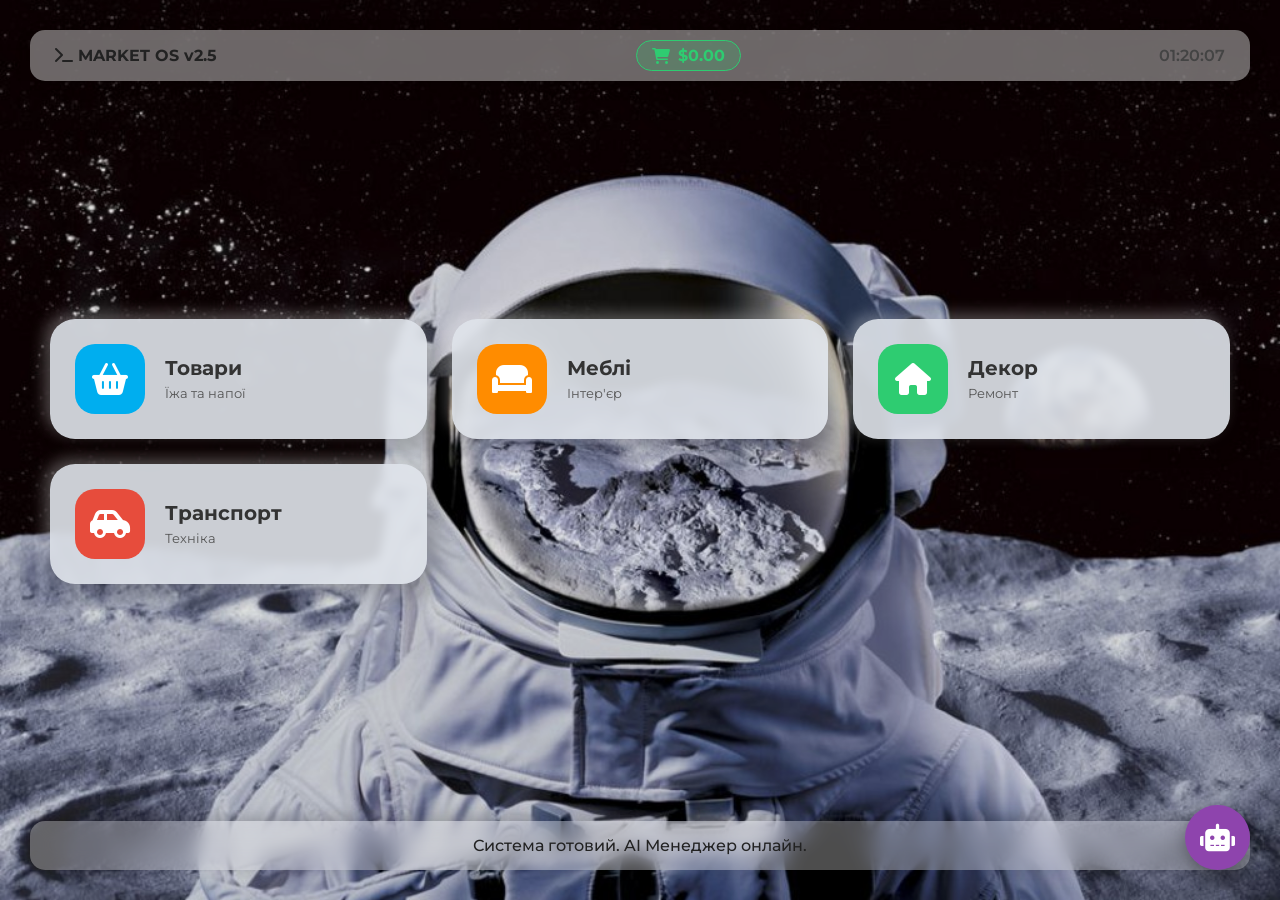
<file: index.html>
<!DOCTYPE html>
<html lang="uk">
<head>
    <meta charset="UTF-8">
    <meta name="viewport" content="width=device-width, initial-scale=1.0">
    <title>MARKET OS | Головна</title>
    <link rel="stylesheet" href="https://cdnjs.cloudflare.com/ajax/libs/font-awesome/6.0.0/css/all.min.css">
    <link rel="stylesheet" href="https://fonts.googleapis.com/css2?family=Montserrat:wght@400;600;700&display=swap">
    <link rel="stylesheet" href="style.css">

    <style>
        :root { --ai-purple: #8e44ad; --ai-purple-hover: #9b59b6; }
        body, html { margin: 0; padding: 0; width: 100%; height: 100%; overflow: hidden; font-family: 'Montserrat', sans-serif; }
        .desktop-container { display: flex; flex-direction: column; height: 100vh; padding: 30px; box-sizing: border-box; justify-content: space-between; position: relative; z-index: 2; }
        
        /* Сітка кнопок */
        .app-grid { display: grid; grid-template-columns: repeat(auto-fit, minmax(280px, 1fr)); gap: 25px; width: 100%; max-width: 1400px; margin: 0 auto; align-content: center; }

        /* AI Кнопка */
        .ai-circle-btn { position: fixed; bottom: 30px; right: 30px; width: 65px; height: 65px; background: var(--ai-purple); border-radius: 50%; display: flex; align-items: center; justify-content: center; color: white; font-size: 28px; cursor: pointer; box-shadow: 0 8px 20px rgba(0,0,0,0.4); z-index: 1001; transition: 0.3s; border: none; }
        .ai-circle-btn:hover { transform: scale(1.1); background: var(--ai-purple-hover); }

        /* Вікно AI */
        .ai-chat-window { position: fixed; bottom: 110px; right: 30px; width: 360px; height: 500px; background: white; border-radius: 20px; box-shadow: 0 15px 40px rgba(0,0,0,0.6); display: flex; flex-direction: column; overflow: hidden; z-index: 1000; transition: 0.3s; border: 1px solid #ddd; }
        .ai-header { background: var(--ai-purple); color: white; padding: 18px; font-weight: 700; display: flex; justify-content: space-between; align-items: center; }
        #ai-messages { flex-grow: 1; padding: 20px; overflow-y: auto; color: #2c3e50; font-size: 14px; background: #fdfdfd; display: flex; flex-direction: column; gap: 10px; }
        
        .ai-input-area { display: flex; padding: 15px; border-top: 1px solid #eee; background: white; }
        #ai-input { flex-grow: 1; border: 1px solid #eee; padding: 10px; border-radius: 8px; outline: none; }
        #ai-send { background: var(--ai-purple); color: white; border: none; padding: 10px 15px; border-radius: 8px; cursor: pointer; margin-left: 10px; font-weight: bold; }

        .hidden { display: none !important; }
        .bot-msg { background: #f0f0f0; padding: 10px; border-radius: 10px; align-self: flex-start; max-width: 80%; color: #333; }
        .user-msg { background: var(--ai-purple); color: white; padding: 10px; border-radius: 10px; align-self: flex-end; max-width: 80%; }
    </style>
</head>
<body>

    <div class="desktop-background"></div>

    <div class="desktop-container">
        <header class="top-bar">
            <div class="os-logo"><i class="fas fa-terminal"></i> MARKET OS v2.5</div>
            <a href="cart.html" class="cart-widget">
                <i class="fas fa-shopping-cart"></i>
                <span id="main-cart-total">$0.00</span>
            </a>
            <div class="os-time" id="clock">00:00:00</div>
        </header>

        <main class="app-grid">
            <a href="products.html" class="app-btn">
                <div class="app-icon main-blue"><i class="fas fa-shopping-basket"></i></div>
                <div class="app-info"><div class="app-name">Товари</div><div class="app-desc">Їжа та напої</div></div>
            </a>
            <a href="furniture.html" class="app-btn">
                <div class="app-icon main-orange"><i class="fas fa-couch"></i></div>
                <div class="app-info"><div class="app-name">Меблі</div><div class="app-desc">Інтер'єр</div></div>
            </a>
            <a href="decor.html" class="app-btn">
                <div class="app-icon main-green"><i class="fas fa-home"></i></div>
                <div class="app-info"><div class="app-name">Декор</div><div class="app-desc">Ремонт</div></div>
            </a>
            <a href="transport.html" class="app-btn">
                <div class="app-icon main-red"><i class="fas fa-car-side"></i></div>
                <div class="app-info"><div class="app-name">Транспорт</div><div class="app-desc">Техніка</div></div>
            </a>
        </main>

        <footer class="taskbar">Система готовий. AI Менеджер онлайн.</footer>
    </div>

    <button id="ai-toggle" class="ai-circle-btn"><i class="fas fa-robot"></i></button>

    <div id="ai-window" class="ai-chat-window hidden">
        <div class="ai-header">
            <span><i class="fas fa-magic"></i> AI Менеджер</span>
            <i class="fas fa-times" id="close-ai" style="cursor: pointer;"></i>
        </div>
        <div id="ai-messages">
            <div class="bot-msg">Привіт! Я твій AI-менеджер Market OS. Чим можу допомогти?</div>
        </div>
        <div class="ai-input-area">
            <input type="text" id="ai-input" placeholder="Запитайте...">
            <button id="ai-send" onclick="sendMessage()">Дія</button>
        </div>
    </div>

    <script src="ai.js"></script>

    <script>
        // Годинник
        setInterval(() => { document.getElementById('clock').innerText = new Date().toLocaleTimeString('uk-UA'); }, 1000);

        // Кошик
        function refreshCart() {
            const cart = JSON.parse(localStorage.getItem('marketCart')) || [];
            const total = cart.reduce((s, i) => s + parseFloat(i.price || 0), 0);
            document.getElementById('main-cart-total').innerText = `$${total.toFixed(2)}`;
        }
        refreshCart();

        // Логіка відкриття вікна
        const btn = document.getElementById('ai-toggle');
        const win = document.getElementById('ai-window');
        const close = document.getElementById('close-ai');

        btn.onclick = () => win.classList.toggle('hidden');
        close.onclick = (e) => { e.stopPropagation(); win.classList.add('hidden'); };
    </script>
</body>
</html>
</file>
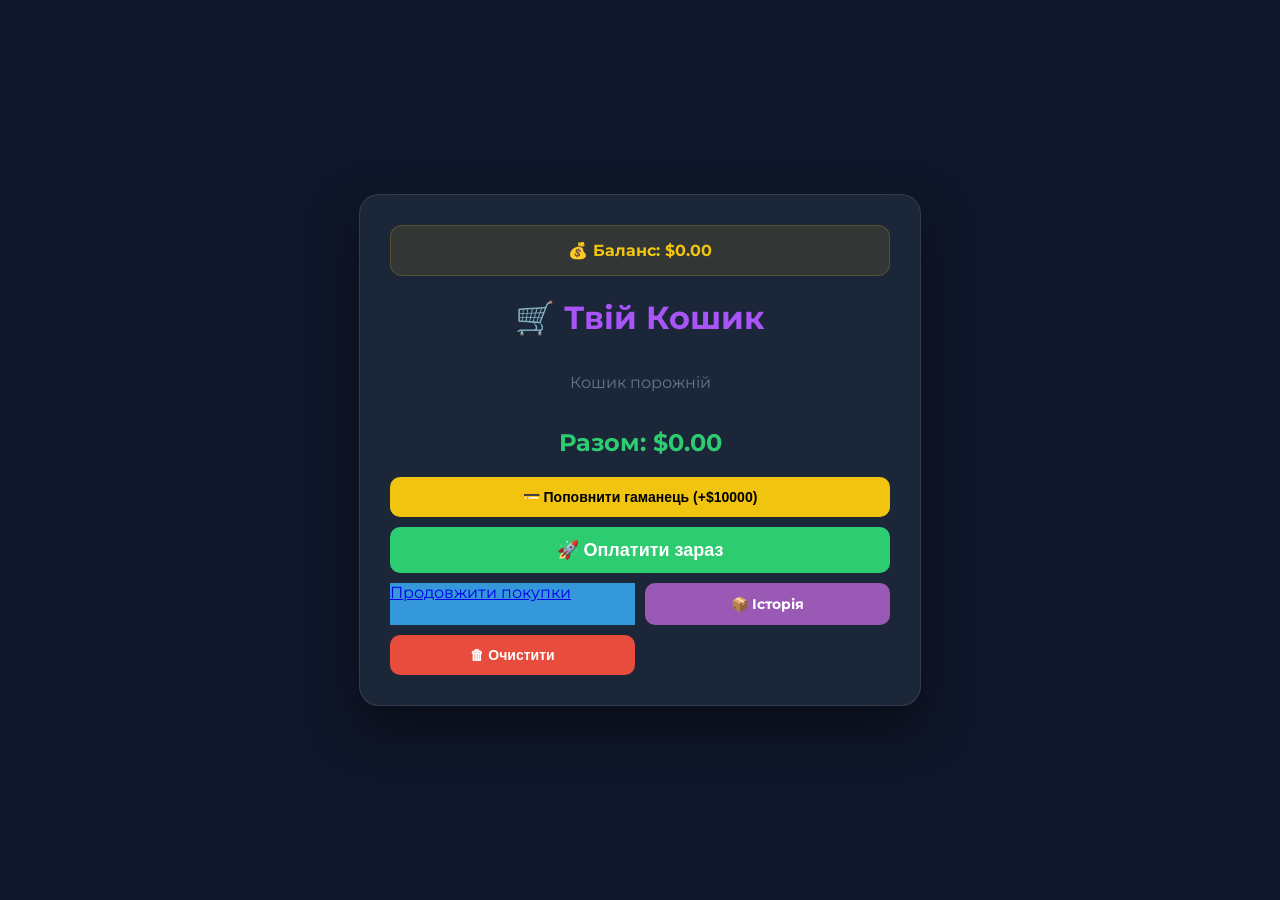
<file: cart.html>
<!DOCTYPE html>
<html lang="uk">
<head>
    <meta charset="UTF-8">
    <title>Market OS | Кошик</title>
    <link rel="stylesheet" href="https://cdnjs.cloudflare.com/ajax/libs/font-awesome/6.0.0/css/all.min.css">
    <style>
        @import url('https://fonts.googleapis.com/css2?family=Montserrat:wght@400;600;700&display=swap');
        body { 
            font-family: 'Montserrat', sans-serif; 
            background: #0f172a; 
            color: white; 
            display: flex; justify-content: center; align-items: center;
            min-height: 100vh; margin: 0;
        }
        .cart-container {
            width: 90%; max-width: 500px;
            background: rgba(30, 41, 59, 0.9);
            padding: 30px; border-radius: 20px;
            border: 1px solid rgba(255, 255, 255, 0.1);
            box-shadow: 0 20px 50px rgba(0,0,0,0.5);
        }
        h1 { text-align: center; color: #a855f7; margin-bottom: 20px; }
        .balance-box {
            background: rgba(241, 196, 15, 0.1); padding: 15px;
            border-radius: 12px; text-align: center; color: #f1c40f; font-weight: bold;
            margin-bottom: 20px; border: 1px solid rgba(241, 196, 15, 0.2);
        }
        #cart-items { max-height: 250px; overflow-y: auto; margin-bottom: 20px; }
        .item { 
            display: flex; justify-content: space-between; 
            padding: 10px 0; border-bottom: 1px solid rgba(255, 255, 255, 0.05); 
        }
        .total { font-size: 24px; font-weight: bold; text-align: center; color: #2ecc71; margin: 20px 0; }
        .buttons-group { display: grid; grid-template-columns: 1fr 1fr; gap: 10px; }
        .btn {
            padding: 12px; border-radius: 10px; border: none;
            cursor: pointer; font-weight: bold; transition: 0.3s;
            text-align: center; text-decoration: none; color: white; font-size: 14px;
        }
        .btn-pay { grid-column: span 2; background: #2ecc71; font-size: 18px; }
        .btn-clear { background: #e74c3c; }
        .btn-back { background: #3498db; }
        .btn-orders { background: #9b59b6; }
        .btn-topup { background: #f1c40f; color: black; grid-column: span 2; }
        .btn:hover { opacity: 0.8; transform: translateY(-2px); }
    </style>
</head>
<body>

<div class="cart-container">
    <div class="balance-box">
        💰 Баланс: <span id="user-balance">$0.00</span>
    </div>

    <h1>🛒 Твій Кошик</h1>
    
    <div id="cart-items"></div>

    <div class="total" id="total-price">Разом: $0.00</div>

    <div class="buttons-group">
        <button onclick="topUp()" class="btn btn-topup">💳 Поповнити гаманець (+$10000)</button>
        <button onclick="checkout()" class="btn btn-pay">🚀 Оплатити зараз</button>
        <a href="index.html" class="btn-back">Продовжити покупки</a>
        <a href="orders.html" class="btn btn-orders">📦 Історія</a>
        <button onclick="clearCart()" class="btn btn-clear">🗑 Очистити</button>
    </div>
</div>

<script>
    function updateUI() {
        const cart = JSON.parse(localStorage.getItem('marketCart')) || [];
        const container = document.getElementById('cart-items');
        const totalElement = document.getElementById('total-price');
        let total = 0;

        container.innerHTML = cart.length === 0 ? '<p style="text-align:center; color:#64748b;">Кошик порожній</p>' : '';
        
        cart.forEach(item => {
            container.innerHTML += `<div class="item"><span>${item.name}</span><b>$${item.price.toFixed(2)}</b></div>`;
            total += item.price;
        });

        totalElement.innerText = `Разом: $${total.toFixed(2)}`;
        const balance = parseFloat(localStorage.getItem('userBalance')) || 0;
        document.getElementById('user-balance').innerText = `$${balance.toFixed(2)}`;
    }

    function topUp() {
        let balance = parseFloat(localStorage.getItem('userBalance')) || 0;
        localStorage.setItem('userBalance', (balance + 10000).toFixed(2));
        updateUI();
    }

    function clearCart() {
        localStorage.removeItem('marketCart');
        updateUI();
    }

    function checkout() {
        const cart = JSON.parse(localStorage.getItem('marketCart')) || [];
        let total = cart.reduce((sum, item) => sum + item.price, 0);
        let balance = parseFloat(localStorage.getItem('userBalance')) || 0;

        if (cart.length === 0) return alert("Додай щось у кошик!");
        if (balance < total) return alert("Потрібно більше грошей!");

        if(confirm("Підтвердити оплату?")) {
            localStorage.setItem('userBalance', (balance - total).toFixed(2));
            
            // Зберігаємо в історію
            const history = JSON.parse(localStorage.getItem('orderHistory')) || [];
            history.push({ date: new Date().toLocaleString(), items: cart, total: total });
            localStorage.setItem('orderHistory', JSON.stringify(history));

            localStorage.removeItem('marketCart');
            alert("✅ Оплачено успішно!");
            updateUI();
        }
    }

    updateUI();
</script>
</body>
</html>
</file>
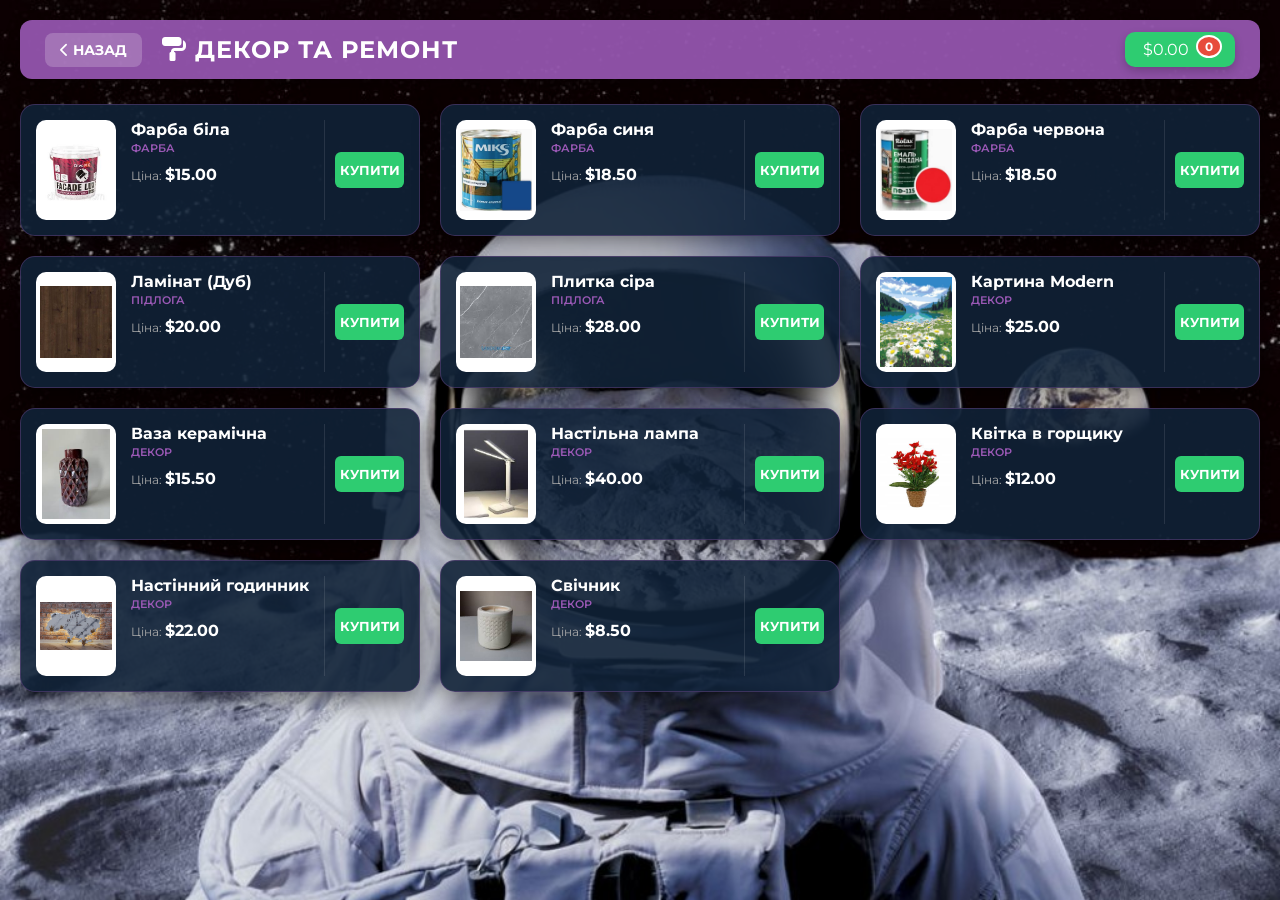
<file: decor.html>
<!DOCTYPE html>
<html lang="uk">
<head>
    <meta charset="UTF-8">
    <meta name="viewport" content="width=device-width, initial-scale=1.0">
    <link rel="icon" type="image/jpeg" href="img/logo.jpeg">
    <title>MARKET OS | Декор та Ремонт</title>
    <link rel="stylesheet" href="https://cdnjs.cloudflare.com/ajax/libs/font-awesome/6.0.0/css/all.min.css">
    <style>
        @import url('https://fonts.googleapis.com/css2?family=Montserrat:wght@400;600;700&display=swap');

        * { margin: 0; padding: 0; box-sizing: border-box; font-family: 'Montserrat', sans-serif; }

        body {
            background: url('img/космонавт.jpg') no-repeat center center fixed;
            background-size: cover;
            min-height: 100vh;
            padding: 20px;
            color: white;
        }

        /* --- ВЕРХНЯ ПАНЕЛЬ (Фіолетовий стиль для декору) --- */
        .nav-bar {
            display: flex;
            justify-content: space-between;
            align-items: center;
            background: rgba(155, 89, 182, 0.9); /* Фіолетовий */
            padding: 12px 25px;
            border-radius: 12px;
            margin-bottom: 25px;
            box-shadow: 0 5px 15px rgba(0,0,0,0.3);
        }

        .nav-left { display: flex; align-items: center; gap: 20px; }

        .back-btn {
            text-decoration: none;
            color: white;
            font-weight: 700;
            background: rgba(255, 255, 255, 0.2);
            padding: 8px 15px;
            border-radius: 8px;
            transition: 0.3s;
            font-size: 14px;
        }

        .back-btn:hover { background: rgba(255, 255, 255, 0.4); transform: translateX(-5px); }

        /* --- КОШИК (Стиль як у продуктах) --- */
        .cart-link { text-decoration: none; color: white; }

        .cart-container {
            position: relative;
            cursor: pointer;
            display: flex;
            align-items: center;
            gap: 10px;
            background: #2ECC71;
            padding: 8px 18px;
            border-radius: 10px;
            transition: 0.3s;
            box-shadow: 0 4px 10px rgba(0,0,0,0.2);
        }

        .cart-count {
            background: #e74c3c;
            color: white;
            font-size: 12px;
            font-weight: 700;
            padding: 2px 7px;
            border-radius: 50%;
            position: absolute;
            top: -5px;
            right: -5px;
            border: 2px solid white;
        }

        /* --- СІТКА ТОВАРІВ --- */
        .products-grid {
            display: grid;
            grid-template-columns: repeat(auto-fill, minmax(320px, 1fr));
            gap: 20px;
            max-width: 1300px;
            margin: 0 auto;
        }

        .product-card {
            background: rgba(16, 34, 55, 0.9);
            border: 1px solid rgba(155, 89, 182, 0.3);
            border-radius: 15px;
            padding: 15px;
            display: flex;
            gap: 15px;
            box-shadow: 0 8px 25px rgba(0,0,0,0.5);
            transition: 0.3s;
        }

        .product-img-box {
            width: 80px;
            height: 100px;
            background: white;
            border-radius: 10px;
            display: flex;
            align-items: center;
            justify-content: center;
            overflow: hidden; 
            flex-shrink: 0;
        }

        .product-img-box img {
            width: 90%;
            height: 90%;
            object-fit: contain; 
        }

        .product-main { flex-grow: 1; }
        .product-name { font-size: 16px; font-weight: 700; margin-bottom: 2px; }
        .category-name { font-size: 11px; color: #9b59b6; font-weight: 600; margin-bottom: 10px; text-transform: uppercase; }

        .price-details { font-size: 12px; color: #aaa; }
        .price-details b { color: #fff; font-size: 16px; }

        .product-side {
            display: flex;
            flex-direction: column;
            align-items: center;
            justify-content: center;
            width: 80px;
            border-left: 1px solid rgba(255, 255, 255, 0.1);
            padding-left: 10px;
        }

        .btn-add {
            background: #2ECC71;
            color: white; border: none;
            padding: 10px 0; width: 100%;
            border-radius: 6px; font-weight: 700;
            cursor: pointer;
            transition: 0.2s;
        }
        .btn-add:hover { background: #27ae60; transform: scale(1.05); }
    </style>
</head>
<body>

    <header class="nav-bar">
        <div class="nav-left">
            <a href="index.html" class="back-btn"><i class="fas fa-chevron-left"></i> НАЗАД</a>
            <h2 style="letter-spacing: 1px;"><i class="fas fa-paint-roller"></i> ДЕКОР ТА РЕМОНТ</h2>
        </div>

        <a href="cart.html" class="cart-link">
            <div class="cart-container">
                <span class="cart-total" id="cart-total-nav">$0.00</span>
                <div style="position: relative;">
                    <i class="fas fa-shopping-cart"></i>
                    <span class="cart-count" id="cart-count-nav">0</span>
                </div>
            </div>
        </a>
    </header>

    <div class="products-grid" id="decorGrid"></div>

    <script>
        const decors = [
            { n: "Фарба біла", p: 15.00, i: "img/біла фарба.jpeg", cat: "Фарба" },
            { n: "Фарба синя", p: 18.50, i: "img/синя фарба.jpeg", cat: "Фарба" },
            { n: "Фарба червона", p: 18.50, i: "img/червона фарба.jpeg", cat: "Фарба" },
            { n: "Ламінат (Дуб)", p: 20.00, i: "img/ламінад дуб.jpeg", cat: "Підлога" },
            { n: "Плитка сіра", p: 28.00, i: "img/сіра плита.jpeg", cat: "Підлога" },
            { n: "Картина Modern", p: 25.00, i: "img/картина.jpg", cat: "Декор" },
            { n: "Ваза керамічна", p: 15.50, i: "img/ваза.jpeg", cat: "Декор" },
            { n: "Настільна лампа", p: 40.00, i: "img/настільна лампа.jpeg", cat: "Декор" },
            { n: "Квітка в горщику", p: 12.00, i: "img/квіти.jpeg", cat: "Декор" },
            { n: "Настінний годинник", p: 22.00, i: "img/годинник.jpg", cat: "Декор" },
            { n: "Свічник", p: 8.50, i: "img/свічка.jpeg", cat: "Декор" }
        ];

        const grid = document.getElementById('decorGrid');

        decors.forEach(item => {
            grid.innerHTML += `
                <div class="product-card">
                    <div class="product-img-box">
                        <img src="${item.i}" alt="${item.n}">
                    </div>
                    <div class="product-main">
                        <div class="product-name">${item.n}</div>
                        <div class="category-name">${item.cat}</div>
                        <div class="price-details">
                            Ціна: <b>$<span class="product-price">${item.p.toFixed(2)}</span></b>
                        </div>
                    </div>
                    <div class="product-side">
                        <button class="btn-add" onclick="buyItem(this)">КУПИТИ</button>
                    </div>
                </div>
            `;
        });

        // Функція для купівлі
        function buyItem(button) {
            if (typeof addToCart === "function") {
                addToCart(button); 
                setTimeout(updateDecorNav, 100);
            }
        }

        function updateDecorNav() {
            const cart = JSON.parse(localStorage.getItem('marketCart')) || [];
            const total = cart.reduce((sum, item) => sum + item.price, 0);
            document.getElementById('cart-total-nav').innerText = `$${total.toFixed(2)}`;
            document.getElementById('cart-count-nav').innerText = cart.length;
        }

        // Оновити при завантаженні
        updateDecorNav();
    </script>

    <script src="cart.js"></script>
</body>
</html>
</file>
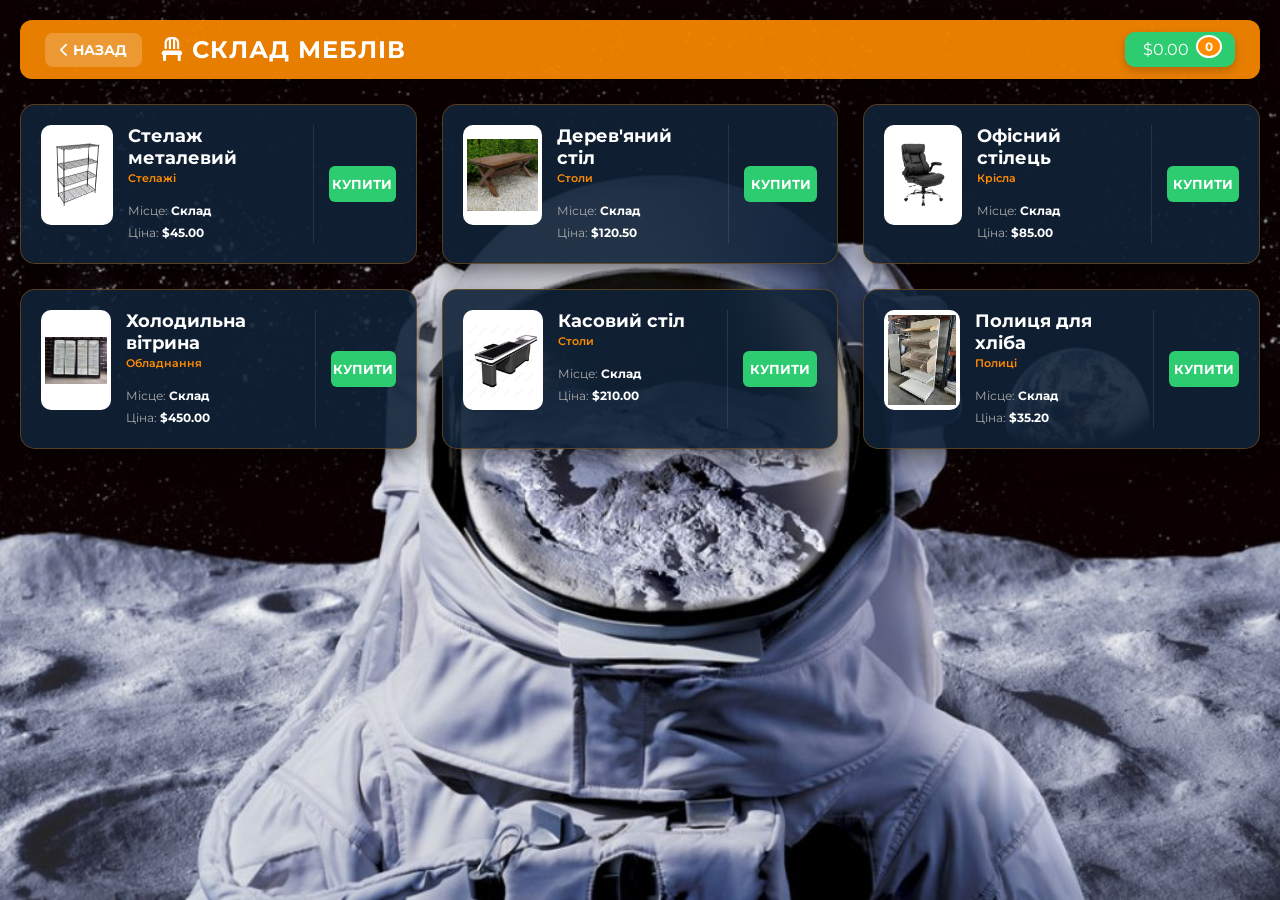
<file: furniture.html>
<!DOCTYPE html>
<html lang="uk">
<head>
    <meta charset="UTF-8">
    <meta name="viewport" content="width=device-width, initial-scale=1.0">
    <link rel="icon" type="image/jpeg" href="img/logo.jpeg">
    <title>MARKET OS | Меблі</title>
    <link rel="stylesheet" href="https://cdnjs.cloudflare.com/ajax/libs/font-awesome/6.0.0/css/all.min.css">
    <style>
        @import url('https://fonts.googleapis.com/css2?family=Montserrat:wght@400;600;700&display=swap');

        * { margin: 0; padding: 0; box-sizing: border-box; font-family: 'Montserrat', sans-serif; }

        body {
            background: url('img/космонавт.jpg') no-repeat center center fixed;
            background-size: cover;
            min-height: 100vh;
            padding: 20px;
            color: white;
        }

        /* --- ВЕРХНЯ ПАНЕЛЬ (Як у продуктах) --- */
        .nav-bar {
            display: flex;
            justify-content: space-between;
            align-items: center;
            background: rgba(255, 140, 0, 0.9); /* Помаранчевий для меблів */
            padding: 12px 25px;
            border-radius: 12px;
            margin-bottom: 25px;
            box-shadow: 0 5px 15px rgba(0,0,0,0.3);
        }

        .nav-left { display: flex; align-items: center; gap: 20px; }

        .back-btn {
            text-decoration: none;
            color: white;
            font-weight: 700;
            background: rgba(255, 255, 255, 0.2);
            padding: 8px 15px;
            border-radius: 8px;
            transition: 0.3s;
            font-size: 14px;
        }

        .back-btn:hover { background: rgba(255, 255, 255, 0.4); transform: translateX(-5px); }

        /* --- КОШИК (Стиль як у продуктах) --- */
        .cart-link { text-decoration: none; color: white; }

        .cart-container {
            position: relative;
            cursor: pointer;
            display: flex;
            align-items: center;
            gap: 10px;
            background: #2ECC71;
            padding: 8px 18px;
            border-radius: 10px;
            transition: 0.3s;
            box-shadow: 0 4px 10px rgba(0,0,0,0.2);
        }

        .cart-count {
            background: #FF8C00;
            color: white;
            font-size: 12px;
            font-weight: 700;
            padding: 2px 7px;
            border-radius: 50%;
            position: absolute;
            top: -5px;
            right: -5px;
            border: 2px solid white;
        }

        /* --- СІТКА ТОВАРІВ --- */
        .products-grid {
            display: grid;
            grid-template-columns: repeat(auto-fill, minmax(320px, 1fr));
            gap: 25px;
            max-width: 1300px;
            margin: 0 auto;
        }

        .product-card {
            background: rgba(16, 34, 55, 0.9);
            border: 1px solid rgba(255, 140, 0, 0.3);
            border-radius: 15px;
            padding: 20px;
            display: flex;
            gap: 15px;
            box-shadow: 0 8px 25px rgba(0,0,0,0.5);
            transition: 0.3s;
        }

        .product-img-box {
            width: 80px;
            height: 100px;
            background: white; /* Білий фон для меблів краще */
            border-radius: 10px;
            display: flex;
            align-items: center;
            justify-content: center;
            overflow: hidden; 
        }

        .product-img-box img {
            width: 90%;
            height: 90%;
            object-fit: contain; 
        }

        .product-main { flex-grow: 1; }
        .product-name { font-size: 18px; font-weight: 700; margin-bottom: 2px; }
        .brand-name { font-size: 11px; color: #FF8C00; font-weight: 600; margin-bottom: 15px; }

        .price-details { font-size: 12px; color: #aaa; line-height: 1.8; }
        .price-details b { color: #fff; }

        .product-side {
            display: flex;
            flex-direction: column;
            align-items: center;
            justify-content: center;
            width: 90px;
            border-left: 1px solid rgba(255, 255, 255, 0.1);
            padding-left: 15px;
        }

        .btn-add {
            background: #2ECC71;
            color: white; border: none;
            padding: 10px 0; width: 100%;
            border-radius: 6px; font-weight: 700;
            cursor: pointer;
            transition: 0.2s;
        }
        .btn-add:hover { background: #27ae60; transform: scale(1.05); }
    </style>
</head>
<body>

    <header class="nav-bar">
        <div class="nav-left">
            <a href="index.html" class="back-btn"><i class="fas fa-chevron-left"></i> НАЗАД</a>
            <h2 style="letter-spacing: 1px;"><i class="fas fa-chair"></i> СКЛАД МЕБЛІВ</h2>
        </div>

        <a href="cart.html" class="cart-link">
            <div class="cart-container">
                <span class="cart-total" id="cart-total-nav">$0.00</span>
                <div style="position: relative;">
                    <i class="fas fa-shopping-cart cart-icon"></i>
                    <span class="cart-count" id="cart-count-nav">0</span>
                </div>
            </div>
        </a>
    </header>

    <div class="products-grid" id="furnitureGrid"></div>

    <script>
        const furniture = [
            { n: "Стелаж металевий", p: 45.00, i: "img/metalfor.jpg", cat: "Стелажі" },
            { n: "Дерев'яний стіл", p: 120.50, i: "img/tableder.webp", cat: "Столи" },
            { n: "Офісний стілець", p: 85.00, i: "img/шкіряне крісло.jpg", cat: "Крісла" },
            { n: "Холодильна вітрина", p: 450.00, i: "img/холодильник.webp", cat: "Обладнання" },
            { n: "Касовий стіл", p: 210.00, i: "img/casa.webp", cat: "Столи" },
            { n: "Полиця для хліба", p: 35.20, i: "img/полиця для хліба.webp", cat: "Полиці" }
        ];

        const grid = document.getElementById('furnitureGrid');

        furniture.forEach(item => {
            grid.innerHTML += `
                <div class="product-card">
                    <div class="product-img-box">
                        <img src="${item.i}" alt="${item.n}">
                    </div>
                    <div class="product-main">
                        <div class="product-name">${item.n}</div>
                        <div class="brand-name">${item.cat}</div>
                        <div class="price-details">
                            Місце: <b>Склад</b><br>
                            Ціна: <b>$<span class="product-price">${item.p.toFixed(2)}</span></b>
                        </div>
                    </div>
                    <div class="product-side">
                        <button class="btn-add" onclick="buyItem(this)">КУПИТИ</button>
                    </div>
                </div>
            `;
        });

        // Функція для купівлі
        function buyItem(button) {
            addToCart(button); // Основна функція з cart.js
            setTimeout(updateFurnitureNav, 100); // Оновлення цифр на сторінці
        }

        function updateFurnitureNav() {
            const cart = JSON.parse(localStorage.getItem('marketCart')) || [];
            const total = cart.reduce((sum, item) => sum + item.price, 0);
            document.getElementById('cart-total-nav').innerText = `$${total.toFixed(2)}`;
            document.getElementById('cart-count-nav').innerText = cart.length;
        }

        // Оновити при завантаженні
        updateFurnitureNav();
    </script>

    <script src="cart.js"></script>
</body>
</html>
</file>
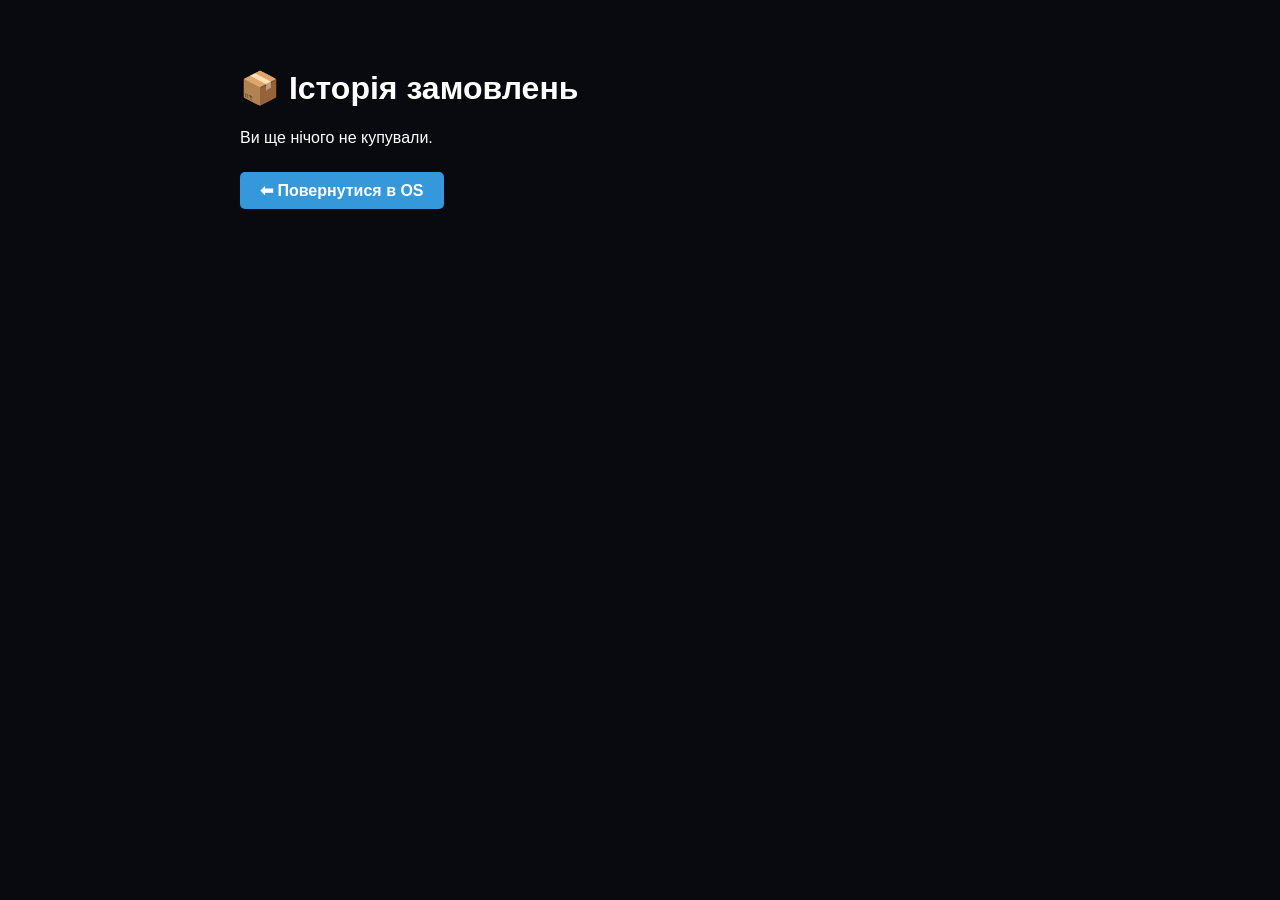
<file: orders.html>
<!DOCTYPE html>
<html lang="uk">
<head>
    <meta charset="UTF-8">
    <title>Market OS | Мої Замовлення</title>
    <style>
        body { 
            font-family: 'Montserrat', sans-serif; 
            background: #090a0f; color: white; padding: 40px; 
        }
        .container { max-width: 800px; margin: 0 auto; }
        .order-card {
            background: rgba(255, 255, 255, 0.05);
            border: 1px solid #2ecc71;
            padding: 20px;
            border-radius: 15px;
            margin-bottom: 20px;
        }
        .order-header { display: flex; justify-content: space-between; border-bottom: 1px solid #333; padding-bottom: 10px; margin-bottom: 10px; color: #2ecc71; }
        .btn-back {
            background: #3498db; color: white; padding: 10px 20px;
            text-decoration: none; border-radius: 5px; font-weight: bold;
        }
    </style>
</head>
<body>
    <div class="container">
        <h1>📦 Історія замовлень</h1>
        <div id="orders-list"></div>
        <br>
        <a href="index.html" class="btn-back">⬅ Повернутися в OS</a>
    </div>

    <script>
        function displayOrders() {
            const history = JSON.parse(localStorage.getItem('orderHistory')) || [];
            const list = document.getElementById('orders-list');

            if (history.length === 0) {
                list.innerHTML = "<p>Ви ще нічого не купували.</p>";
                return;
            }

            history.reverse().forEach(order => {
                let itemsHtml = order.items.map(i => `<li>${i.name} - $${i.price}</li>`).join('');
                list.innerHTML += `
                    <div class="order-card">
                        <div class="order-header">
                            <span>📅 ${order.date}</span>
                            <span>Сума: $${order.total.toFixed(2)}</span>
                        </div>
                        <ul>${itemsHtml}</ul>
                        <p style="color: #aaa; font-size: 12px;">Статус: <span style="color: #2ecc71;">Доставлено</span></p>
                    </div>
                `;
            });
        }
        displayOrders();
    </script>
</body>
</html>
</file>
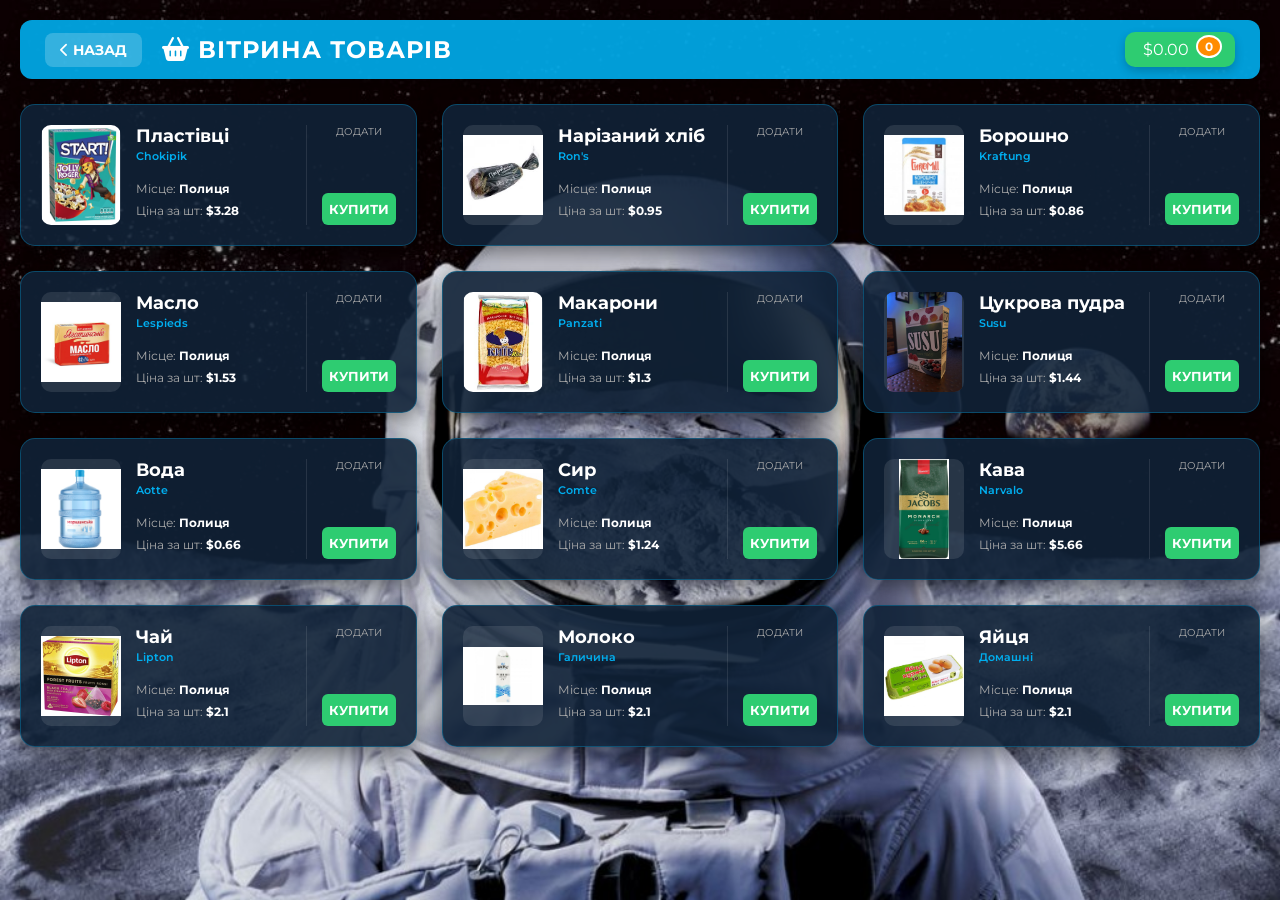
<file: products.html>
<!DOCTYPE html>
<html lang="uk">
<head>
    <meta charset="UTF-8">
    <meta name="viewport" content="width=device-width, initial-scale=1.0">
    <link rel="icon" type="image/jpeg" href="img/logo.jpeg">
    <title>MARKET OS | Вітрина Товарів</title>
    <link rel="stylesheet" href="https://cdnjs.cloudflare.com/ajax/libs/font-awesome/6.0.0/css/all.min.css">
    <style>
        @import url('https://fonts.googleapis.com/css2?family=Montserrat:wght@400;600;700&display=swap');

        * { margin: 0; padding: 0; box-sizing: border-box; font-family: 'Montserrat', sans-serif; }

        body {
            background: url('img/космонавт.jpg') no-repeat center center fixed;
            background-size: cover;
            min-height: 100vh;
            padding: 20px;
            color: white;
        }

        /* --- ВЕРХНЯ ПАНЕЛЬ --- */
        .nav-bar {
            display: flex;
            justify-content: space-between;
            align-items: center;
            background: rgba(0, 174, 239, 0.9);
            padding: 12px 25px;
            border-radius: 12px;
            margin-bottom: 25px;
            box-shadow: 0 5px 15px rgba(0,0,0,0.3);
        }

        .nav-left { display: flex; align-items: center; gap: 20px; }

        .back-btn {
            text-decoration: none;
            color: white;
            font-weight: 700;
            background: rgba(255, 255, 255, 0.2);
            padding: 8px 15px;
            border-radius: 8px;
            transition: 0.3s;
            font-size: 14px;
        }

        .back-btn:hover { background: rgba(255, 255, 255, 0.4); transform: translateX(-5px); }

        /* --- КОШИК --- */
        .cart-link {
            text-decoration: none;
            color: white;
        }

        .cart-container {
            position: relative;
            cursor: pointer;
            display: flex;
            align-items: center;
            gap: 10px;
            background: #2ECC71;
            padding: 8px 18px;
            border-radius: 10px;
            transition: 0.3s;
            box-shadow: 0 4px 10px rgba(0,0,0,0.2);
        }

        .cart-count {
            background: #FF8C00;
            color: white;
            font-size: 12px;
            font-weight: 700;
            padding: 2px 7px;
            border-radius: 50%;
            position: absolute;
            top: -5px;
            right: -5px;
            border: 2px solid white;
        }

        /* --- СІТКА ТОВАРІВ --- */
        .products-grid {
            display: grid;
            grid-template-columns: repeat(auto-fill, minmax(320px, 1fr));
            gap: 25px;
            max-width: 1300px;
            margin: 0 auto;
        }

        .product-card {
            background: rgba(16, 34, 55, 0.9);
            border: 1px solid rgba(0, 174, 239, 0.3);
            border-radius: 15px;
            padding: 20px;
            display: flex;
            gap: 15px;
            box-shadow: 0 8px 25px rgba(0,0,0,0.5);
            transition: 0.3s;
        }

        .product-img-box {
            width: 80px;
            height: 100px;
            background: rgba(255, 255, 255, 0.1);
            border-radius: 10px;
            display: flex;
            align-items: center;
            justify-content: center;
            overflow: hidden; 
        }

        .product-img-box img {
            width: 100%;
            height: 100%;
            object-fit: contain; 
        }

        .product-main { flex-grow: 1; }
        .product-name { font-size: 18px; font-weight: 700; margin-bottom: 2px; }
        .brand-name { font-size: 11px; color: #00AEEF; font-weight: 600; margin-bottom: 15px; }

        .price-details { font-size: 12px; color: #aaa; line-height: 1.8; }
        .price-details b { color: #fff; }

        .product-side {
            display: flex;
            flex-direction: column;
            align-items: center;
            justify-content: space-between;
            width: 90px;
            border-left: 1px solid rgba(255, 255, 255, 0.1);
            padding-left: 15px;
        }

        .btn-add {
            background: #2ECC71;
            color: white; border: none;
            padding: 8px 0; width: 100%;
            border-radius: 6px; font-weight: 700;
            cursor: pointer;
            transition: 0.2s;
        }
        .btn-add:hover { background: #27ae60; transform: scale(1.05); }
    </style>
</head>
<body>

    <header class="nav-bar">
        <div class="nav-left">
            <a href="index.html" class="back-btn"><i class="fas fa-chevron-left"></i> НАЗАД</a>
            <h2 style="letter-spacing: 1px;"><i class="fas fa-shopping-basket"></i> ВІТРИНА ТОВАРІВ</h2>
        </div>

        <a href="cart.html" class="cart-link">
            <div class="cart-container">
                <span class="cart-total" id="cart-total-nav">$0.00</span>
                <div style="position: relative;">
                    <i class="fas fa-shopping-cart cart-icon"></i>
                    <span class="cart-count" id="cart-count-nav">0</span>
                </div>
            </div>
        </a>
    </header>

    <div class="products-grid" id="productsGrid"></div>

    <script>
        const products = [
            { name: "Пластівці", brand: "Chokipik", price: 3.28, img: "img/хлопя.jpg" },
            { name: "Нарізаний хліб", brand: "Ron's", price: 0.95, img: "img/хліб.jpg" },
            { name: "Борошно", brand: "Kraftung", price: 0.86, img: "img/борошно.jpg" },
            { name: "Масло", brand: "Lespieds", price: 1.53, img: "img/масло.jpg" },
            { name: "Макарони", brand: "Panzati", price: 1.30, img: "img/макарони.jpg" },
            { name: "Цукрова пудра", brand: "Susu", price: 1.44, img: "img/susu.jpg" },
            { name: "Вода", brand: "Aotte", price: 0.66, img: "img/вода проста.jpg" },
            { name: "Сир", brand: "Comte", price: 1.24, img: "img/сир.jpg" },
            { name: "Кава", brand: "Narvalo", price: 5.66, img: "img/кава.jpg" },
            { name: "Чай", brand: "Lipton", price: 2.10, img: "img/tea.jpg" }, 
            { name: "Молоко", brand: "Галичина", price: 2.10, img: "img/молоко.jpg" }, 
            { name: "Яйця", brand: "Домашні", price: 2.10, img: "img/eggs.jpg" }   
        ];

        const grid = document.getElementById('productsGrid');

        products.forEach(p => {
            grid.innerHTML += `
                <div class="product-card">
                    <div class="product-img-box">
                        <img src="${p.img}" alt="${p.name}">
                    </div>
                    <div class="product-main">
                        <div class="product-name">${p.name}</div>
                        <div class="brand-name">${p.brand}</div>
                        <div class="price-details">
                            Місце: <b>Полиця</b><br>
                            Ціна за шт: <b>$<span class="product-price">${p.price}</span></b>
                        </div>
                    </div>
                    <div class="product-side">
                        <span style="font-size: 10px; color: #aaa;">ДОДАТИ</span>
                        <button class="btn-add" onclick="addToCart(this)">КУПИТИ</button>
                    </div>
                </div>
            `;
        });
    </script>

    <script src="cart.js"></script>
</body>
</html>
</file>
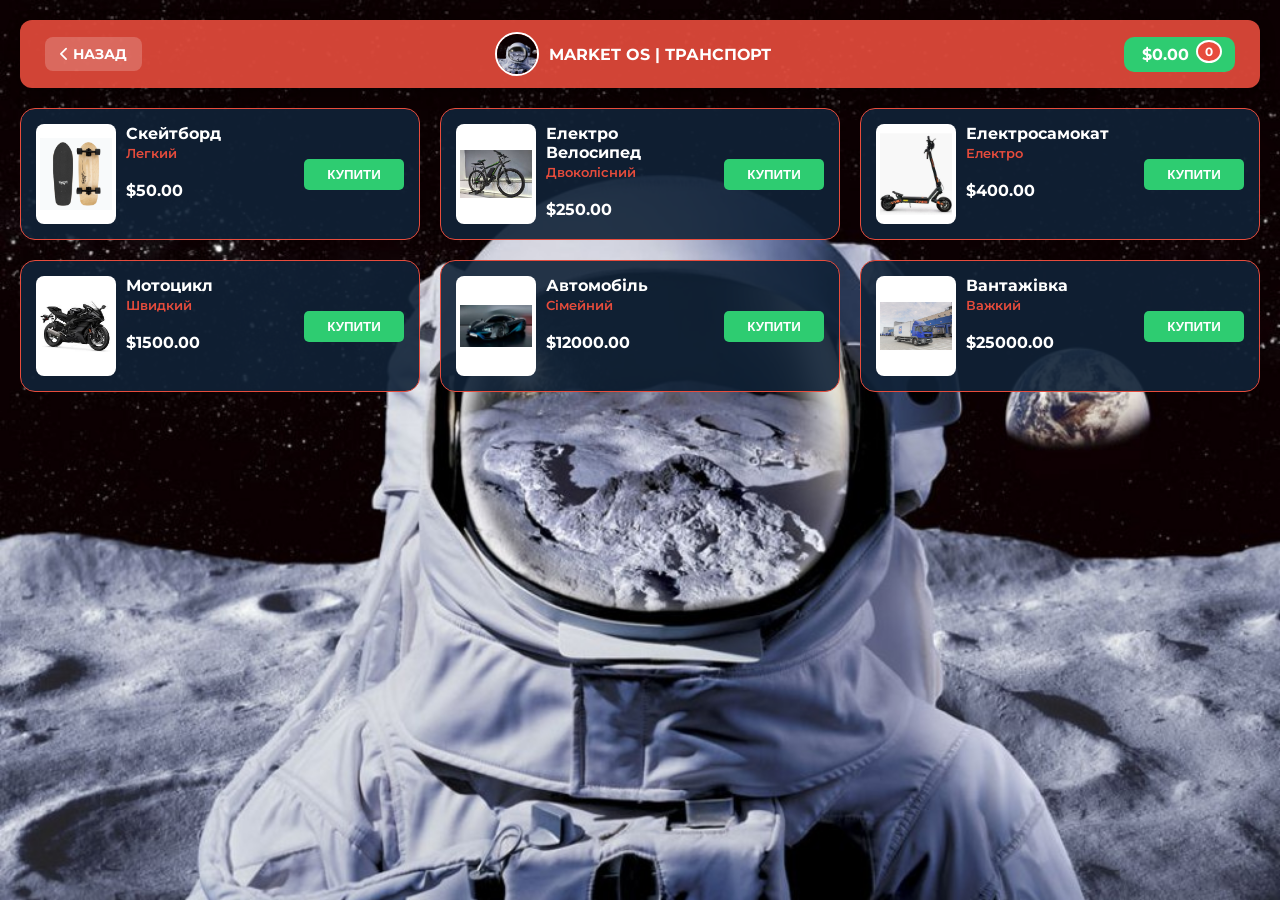
<file: transport.html>
<!DOCTYPE html>
<html lang="uk">
<head>
    <meta charset="UTF-8">
    <title>MARKET OS | Транспорт</title>
    <link rel="stylesheet" href="https://cdnjs.cloudflare.com/ajax/libs/font-awesome/6.0.0/css/all.min.css">
    <style>
        @import url('https://fonts.googleapis.com/css2?family=Montserrat:wght@400;600;700&display=swap');
        body { background: url('img/космонавт.jpg') no-repeat center/cover fixed; font-family: 'Montserrat', sans-serif; color: white; margin: 20px; }
        .nav { display: flex; justify-content: space-between; background: rgba(231, 76, 60, 0.9); padding: 12px 25px; border-radius: 12px; align-items: center; box-shadow: 0 5px 15px rgba(0,0,0,0.3); }
        .os-logo { display: flex; align-items: center; gap: 10px; font-weight: bold; }
        .os-logo img { width: 40px; height: 40px; border-radius: 50%; object-fit: cover; border: 2px solid white; }
        .cart-container { display: flex; align-items: center; gap: 10px; background: #2ECC71; padding: 8px 18px; border-radius: 10px; transition: 0.3s; position: relative; text-decoration: none; color: white; }
        .cart-count { background: #e74c3c; color: white; font-size: 12px; font-weight: 700; padding: 2px 7px; border-radius: 50%; position: absolute; top: -5px; right: -5px; border: 2px solid white; }
        .grid { display: grid; grid-template-columns: repeat(auto-fill, minmax(300px, 1fr)); gap: 20px; margin-top: 20px; }
        .card { background: rgba(16, 34, 55, 0.9); padding: 15px; border-radius: 15px; display: flex; gap: 10px; border: 1px solid #e74c3c; transition: 0.3s; }
        .card:hover { transform: translateY(-5px); box-shadow: 0 5px 15px rgba(231, 76, 60, 0.3); }
        .img-box { width: 80px; height: 100px; background: white; border-radius: 8px; overflow: hidden; flex-shrink: 0; display: flex; align-items: center; justify-content: center; }
        .img-box img { width: 90%; height: 90%; object-fit: contain; }
        .btn { background: #2ECC71; color: white; border: none; padding: 8px; border-radius: 5px; cursor: pointer; width: 100%; font-weight: bold; transition: 0.3s; }
        .btn:hover { background: #27ae60; transform: scale(1.05); }
        a { color: white; text-decoration: none; font-weight: bold; }
        .back-btn { background: rgba(255, 255, 255, 0.2); padding: 8px 15px; border-radius: 8px; font-size: 14px; transition: 0.3s; }
    </style>
</head>
<body>

<div class="nav">
    <a href="index.html" class="back-btn"><i class="fas fa-chevron-left"></i> НАЗАД</a>
    <div class="os-logo">
        <img src="img/космонавт.jpg" alt="Logo"> MARKET OS | ТРАНСПОРТ
    </div>
    <a href="cart.html" class="cart-container">
        <span id="cart-total-nav">$0.00</span>
        <div style="position: relative;">
            <i class="fas fa-shopping-cart"></i>
            <span class="cart-count" id="cart-count-nav">0</span>
        </div>
    </a>
</div>

<div class="grid" id="transportGrid"></div>

<script>
    const vehicles = [
        { n: "Скейтборд", p: 50.00, i: "img/skejt.webp", cat: "Легкий" },
        { n: "Електро Велосипед", p: 250.00, i: "img/велосипед.jpeg", cat: "Двоколісний" },
        { n: "Електросамокат", p: 400.00, i: "img/електро самокат.jpeg", cat: "Електро" },
        { n: "Мотоцикл", p: 1500.00, i: "img/мотоцикл.jpeg", cat: "Швидкий" },
        { n: "Автомобіль", p: 12000.00, i: "img/авто.jpeg", cat: "Сімейний" },
        { n: "Вантажівка", p: 25000.00, i: "img/фура.jpeg", cat: "Важкий" }
    ];

    const grid = document.getElementById('transportGrid');

    vehicles.forEach(item => {
        grid.innerHTML += `
            <div class="card">
                <div class="img-box"><img src="${item.i}" alt="${item.n}"></div>
                <div style="flex:1">
                    <b class="product-name">${item.n}</b><br>
                    <small style="color: #e74c3c; font-weight: 600;">${item.cat}</small><br><br>
                    <b>$<span class="product-price">${item.p.toFixed(2)}</span></b>
                </div>
                <div style="width:100px; display:flex; flex-direction:column; justify-content:center;">
                    <button class="btn" onclick="buyVehicle(this)">КУПИТИ</button>
                </div>
            </div>`;
    });

    function buyVehicle(button) {
        if (typeof addToCart === "function") {
            addToCart(button);
            setTimeout(updateTransportNav, 100);
        } else {
            alert("Помилка: файл cart.js не знайдено!");
        }
    }

    function updateTransportNav() {
        const cart = JSON.parse(localStorage.getItem('marketCart')) || [];
        const total = cart.reduce((sum, item) => sum + parseFloat(item.price), 0);
        document.getElementById('cart-total-nav').innerText = `$${total.toFixed(2)}`;
        document.getElementById('cart-count-nav').innerText = cart.length;
    }

    updateTransportNav();
</script>

<script src="cart.js"></script>
</body>
</html>
</file>
<file: style.css>
/* --- ОСНОВНІ СТИЛІ --- */
* {
    margin: 0;
    padding: 0;
    box-sizing: border-box;
    font-family: 'Montserrat', sans-serif;
    user-select: none;
}

:root {
    --bg-color: rgba(224, 229, 236, 0.9);
    --text-color: #333;
    --shadow-dark: rgba(0, 0, 0, 0.2);
    --shadow-light: rgba(255, 255, 255, 0.3);
    --main-blue: #00AEEF;
    --main-orange: #FF8C00;
    --main-green: #2ECC71;
    --main-red: #E74C3C;
}

body {
    width: 100vw;
    height: 100vh;
    overflow: hidden;
    color: var(--text-color);
}

/* ЗАДНІЙ ФОН */
.desktop-background {
    position: fixed;
    top: 0; left: 0;
    width: 100%; height: 100%;
    /* Переконайся, що файл у папці img має таку саму назву */
    background: url('img/космонавт.jpg') no-repeat center center; 
    background-size: cover;
    z-index: -1;
}

.desktop-background::after {
    content: '';
    position: absolute;
    top: 0; left: 0; width: 100%; height: 100%;
    background: rgba(0, 0, 0, 0.1); 
}

.desktop-container {
    display: flex;
    flex-direction: column;
    width: 100%;
    height: 100%;
    padding: 20px;
}

/* ШАПКА */
.top-bar {
    display: flex;
    justify-content: space-between;
    align-items: center;
    padding: 10px 25px;
    background-color: rgba(255, 255, 255, 0.4);
    backdrop-filter: blur(10px);
    border-radius: 15px;
    margin-bottom: 30px;
    box-shadow: 0 4px 15px var(--shadow-dark);
}

.os-logo { font-weight: 700; color: #222; }
.os-time { font-weight: 600; color: #444; }

/* КУЛЬНИЙ ВІДЖЕТ КОШИКА */
.cart-widget {
    background: rgba(46, 204, 113, 0.2);
    border: 1px solid #2ECC71;
    padding: 5px 15px;
    border-radius: 20px;
    color: #2ECC71;
    text-decoration: none;
    font-weight: bold;
    display: flex;
    align-items: center;
    gap: 8px;
    transition: 0.3s;
}
.cart-widget:hover {
    background: #2ECC71;
    color: white;
    box-shadow: 0 0 10px #2ECC71;
}

/* СІТКА КНОПОК */
.app-grid {
    flex-grow: 1;
    display: grid;
    /* ВИПРАВЛЕНО: тепер рядок всередині блоку */
    grid-template-columns: repeat(auto-fit, minmax(300px, 1fr));
    gap: 40px;
    padding: 20px;
    justify-content: center;
    align-content: center;
}

/* СТИЛЬ КНОПКИ */
.app-btn {
    text-decoration: none;
    color: var(--text-color);
    background-color: var(--bg-color);
    backdrop-filter: blur(5px);
    padding: 25px;
    border-radius: 25px;
    display: flex;
    align-items: center;
    gap: 20px;
    transition: 0.3s ease;
    box-shadow: 10px 10px 20px var(--shadow-dark), 
                -5px -5px 15px var(--shadow-light);
}

.app-btn:hover {
    transform: translateY(-5px);
    background-color: rgba(255, 255, 255, 0.95);
    box-shadow: 15px 15px 30px var(--shadow-dark);
}

.app-icon {
    width: 70px; height: 70px;
    border-radius: 20px;
    display: flex; align-items: center; justify-content: center;
    font-size: 32px; color: white; flex-shrink: 0;
}

.main-blue { background: var(--main-blue); }
.main-orange { background: var(--main-orange); }
.main-green { background: var(--main-green); }
.main-red { background: var(--main-red); }

.app-info { flex-grow: 1; }
.app-name { font-size: 20px; font-weight: 700; margin-bottom: 5px; }
.app-desc { font-size: 13px; color: #555; }

.app-arrow { font-size: 18px; color: #aaa; transition: 0.3s; }
.app-btn:hover .app-arrow { color: var(--main-blue); transform: translateX(5px); }

/* НИЖНЯ ПАНЕЛЬ */
.taskbar {
    padding: 15px;
    background-color: rgba(255, 255, 255, 0.3);
    backdrop-filter: blur(10px);
    border-radius: 15px;
    text-align: center;
    color: #222;
    font-weight: 500;
    margin-top: 30px;
    box-shadow: 0 -4px 15px var(--shadow-dark);
}
</file>
